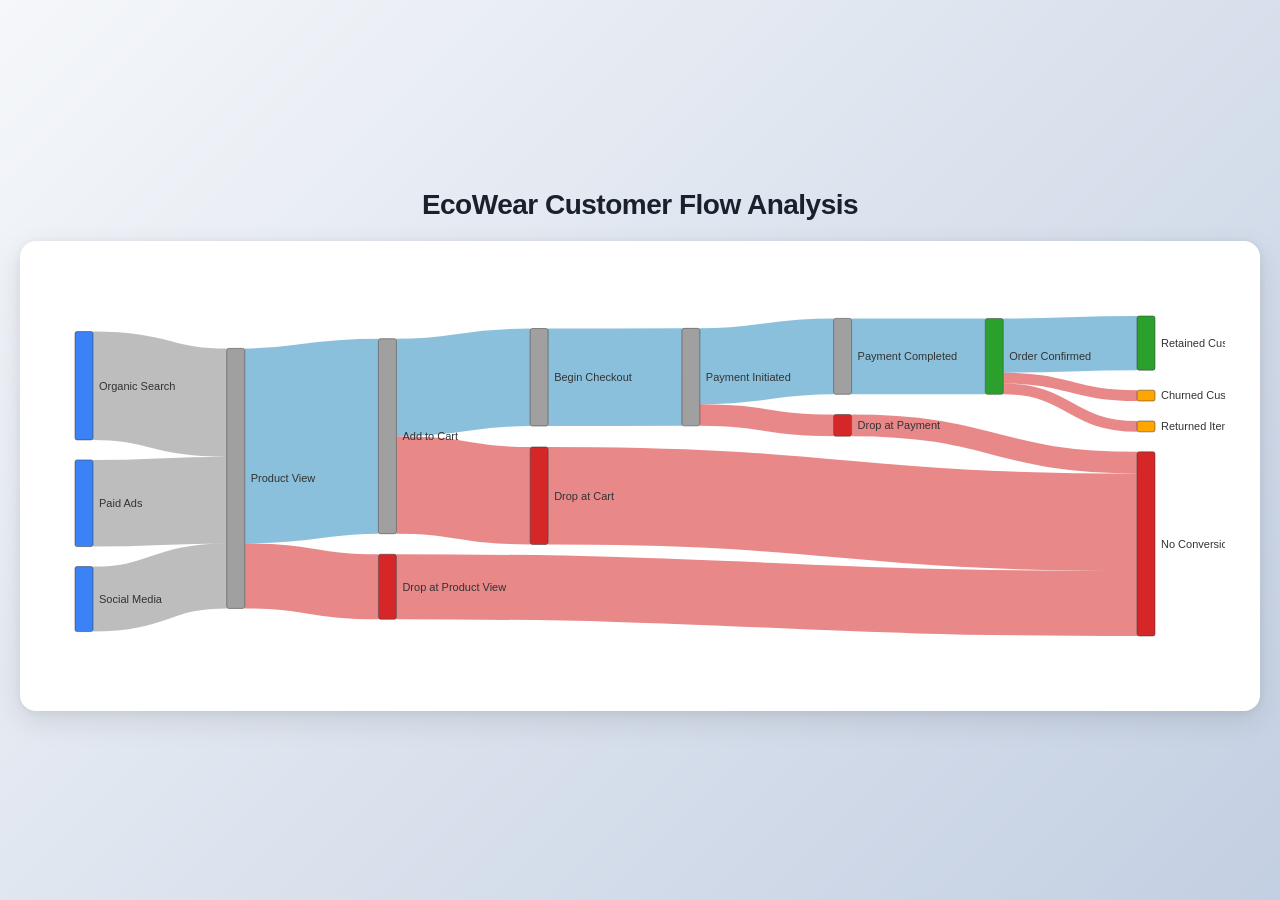
<file: 2/index.html>
<!DOCTYPE html>
<html lang="en">

<head>
    <meta charset="UTF-8">
    <meta name="viewport" content="width=device-width, initial-scale=1.0">
    <title>EcoWear Customer Flow Analysis - Sankey Diagram</title>
    <link rel="stylesheet" href="style.css">
</head>

<body>
    <div class="chart-wrapper">
        <h1 class="chart-title">EcoWear Customer Flow Analysis</h1>
        <div id="chart-container">
            <div id="chart"></div>
        </div>
    </div>

    <div id="tooltip" class="tooltip hidden"></div>

    <script src="d3.v7.js"></script>
    <script src="d3-sankey.min.js"></script>
    <script src="sankey.js"></script>
</body>

</html>
</file>
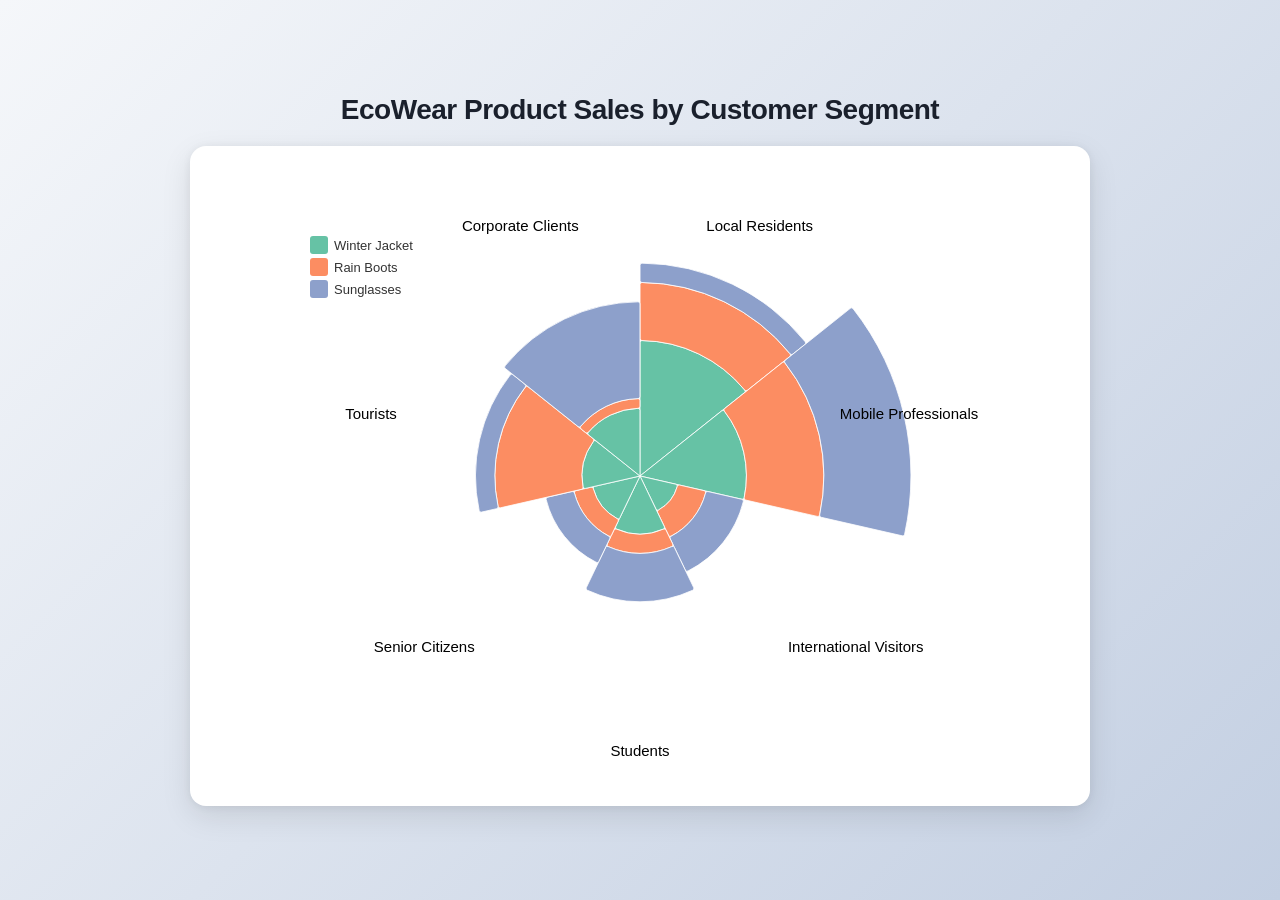
<file: 3/index.html>
<!DOCTYPE html>
<html lang="en">

<head>
    <meta charset="UTF-8">
    <meta name="viewport" content="width=device-width, initial-scale=1.0">
    <title>EcoWear Product Sales by Customer Segment</title>
    <link rel="stylesheet" href="style.css">
</head>

<body>
    <div class="chart-wrapper">
        <h1 class="chart-title">EcoWear Product Sales by Customer Segment</h1>
        <div id="chart-container">
            <div id="chart"></div>
        </div>
    </div>

    <div id="tooltip" class="tooltip hidden"></div>

    <script src="d3.v7.js"></script>
    <script src="coxcomb.js"></script>
</body>

</html>
</file>
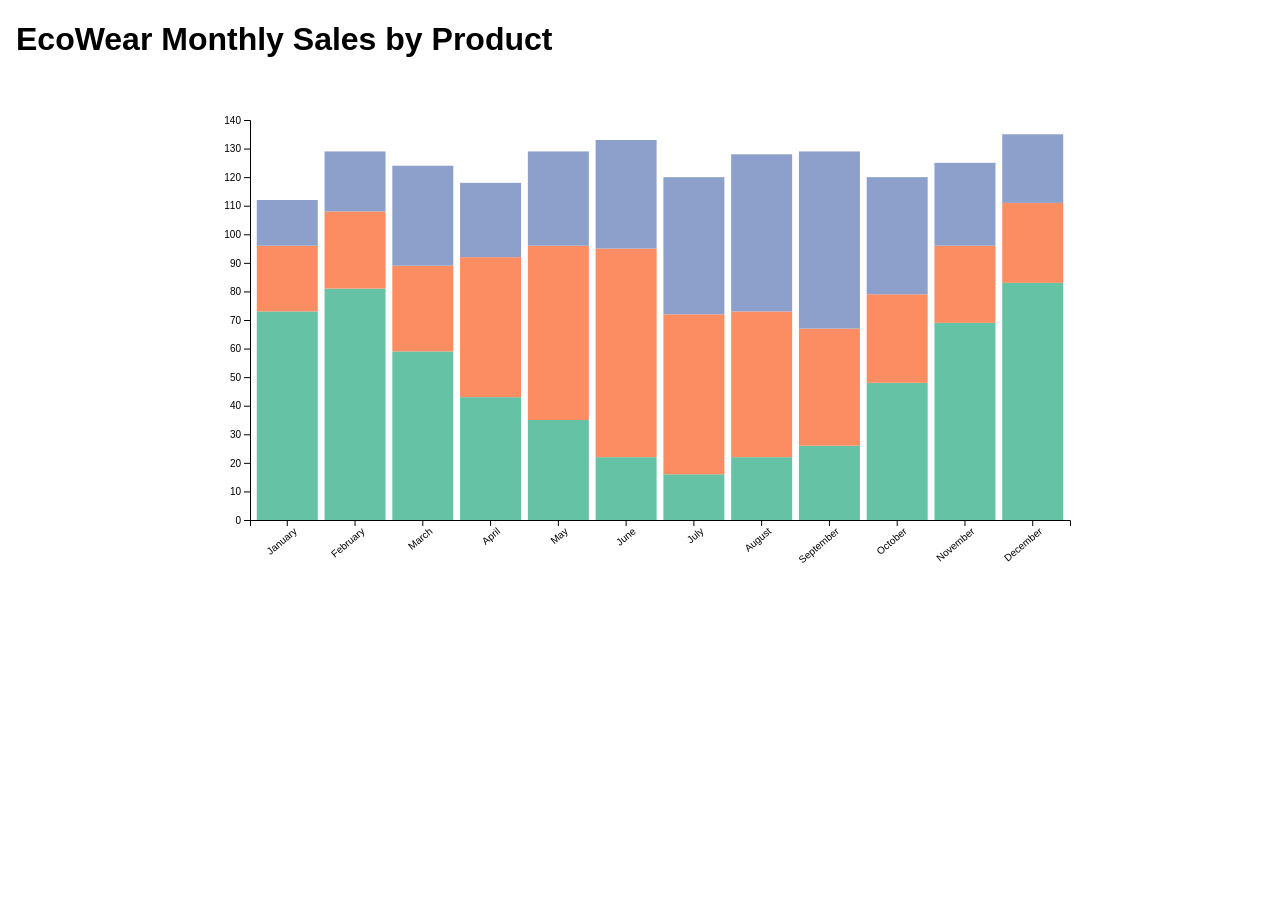
<file: 4/index.html>
<!DOCTYPE html>
<html lang="en">

<head>
    <meta charset="UTF-8">
    <meta name="viewport" content="width=device-width, initial-scale=1.0">
    <title>EcoWear Monthly Sales by Product</title>
    <link rel="stylesheet" href="style.css">
</head>

<body>
    <div class="chart-wrapper">
        <h1 class="chart-title">EcoWear Monthly Sales by Product</h1>
        <div id="chart-container">
            <div id="chart"></div>
        </div>
    </div>

    <div id="tooltip" class="tooltip hidden"></div>

    <script src="d3.v7.js"></script>
    <script src="barchart.js"></script>
</body>

</html>
</file>
<file: 2/style.css>
* {
    margin: 0;
    padding: 0;
    box-sizing: border-box;
}

body {
    font-family: -apple-system, BlinkMacSystemFont, 'Segoe UI', Roboto, 'Helvetica Neue', Arial, sans-serif;
    background: linear-gradient(135deg, #f5f7fa 0%, #c3cfe2 100%);
    min-height: 100vh;
    display: flex;
    align-items: center;
    justify-content: center;
    padding: 40px 20px;
}

.chart-wrapper {
    max-width: 1500px;
    width: 100%;
}

.chart-title {
    font-size: 28px;
    font-weight: 600;
    color: #1a202c;
    text-align: center;
    margin-bottom: 20px;
    letter-spacing: -0.5px;
}

#chart-container {
    background: #ffffff;
    border-radius: 16px;
    box-shadow: 0 10px 30px rgba(0, 0, 0, 0.1), 0 1px 8px rgba(0, 0, 0, 0.06);
    padding: 35px;
    transition: box-shadow 0.3s ease;
    display: flex;
    justify-content: center;
    align-items: flex-start;
}

#chart-container:hover {
    box-shadow: 0 15px 40px rgba(0, 0, 0, 0.12), 0 2px 10px rgba(0, 0, 0, 0.08);
}

#chart {
    overflow: visible;
    width: 100%;
    display: flex;
    justify-content: center;
}

.tooltip {
    position: absolute;
    background: rgba(0, 0, 0, 0.88);
    color: #ffffff;
    padding: 12px 16px;
    border-radius: 8px;
    font-size: 13px;
    line-height: 1.6;
    pointer-events: none;
    z-index: 1000;
    box-shadow: 0 4px 12px rgba(0, 0, 0, 0.3);
    backdrop-filter: blur(10px);
    max-width: 250px;
}

.tooltip.hidden {
    display: none;
}

.tooltip strong {
    color: #4fd1c5;
    font-weight: 600;
}

.tooltip .value {
    color: #fbbf24;
    font-weight: 600;
}

@media (max-width: 768px) {
    .chart-title {
        font-size: 22px;
    }

    #chart-container {
        padding: 20px;
    }

    body {
        padding: 20px 10px;
    }
}
</file>
<file: 3/style.css>
* {
    margin: 0;
    padding: 0;
    box-sizing: border-box;
}

body {
    font-family: -apple-system, BlinkMacSystemFont, 'Segoe UI', Roboto, 'Helvetica Neue', Arial, sans-serif;
    background: linear-gradient(135deg, #f5f7fa 0%, #c3cfe2 100%);
    min-height: 100vh;
    display: flex;
    align-items: center;
    justify-content: center;
    padding: 40px 20px;
}

.chart-wrapper {
    max-width: 900px;
    width: 100%;
}

.chart-title {
    font-size: 28px;
    font-weight: 600;
    color: #1a202c;
    text-align: center;
    margin-bottom: 20px;
    letter-spacing: -0.5px;
}

#chart-container {
    background: #ffffff;
    border-radius: 16px;
    box-shadow: 0 10px 30px rgba(0, 0, 0, 0.1), 0 1px 8px rgba(0, 0, 0, 0.06);
    padding: 30px;
    transition: box-shadow 0.3s ease;
    display: flex;
    justify-content: center;
    align-items: center;
}

#chart-container:hover {
    box-shadow: 0 15px 40px rgba(0, 0, 0, 0.12), 0 2px 10px rgba(0, 0, 0, 0.08);
}

#chart {
    display: flex;
    justify-content: center;
    align-items: center;
    overflow: visible;
    max-width: 800px;
}

.tooltip {
    position: absolute;
    background: rgba(0, 0, 0, 0.88);
    color: #ffffff;
    padding: 12px 16px;
    border-radius: 8px;
    font-size: 13px;
    line-height: 1.6;
    pointer-events: none;
    z-index: 1000;
    box-shadow: 0 4px 12px rgba(0, 0, 0, 0.3);
    backdrop-filter: blur(10px);
}

.tooltip.hidden {
    display: none;
}

.tooltip strong {
    color: #4fd1c5;
    font-weight: 600;
}

@media (max-width: 768px) {
    .chart-title {
        font-size: 22px;
    }

    #chart-container {
        padding: 20px;
    }

    body {
        padding: 20px 10px;
    }
}
</file>
<file: 4/style.css>
body { font-family: Arial, Helvetica, sans-serif; margin: 16px; }
h2 { margin-bottom: 8px; }
#chart { width: 900px; margin: 0 auto; }
#legend { margin-top: 8px; }
.tooltip { background: rgba(0,0,0,0.8); color: #fff; padding: 8px 10px; border-radius: 4px; font-size: 12px; pointer-events: none; }
.hidden { display: none; }
svg text { font-family: inherit; }
</file>
